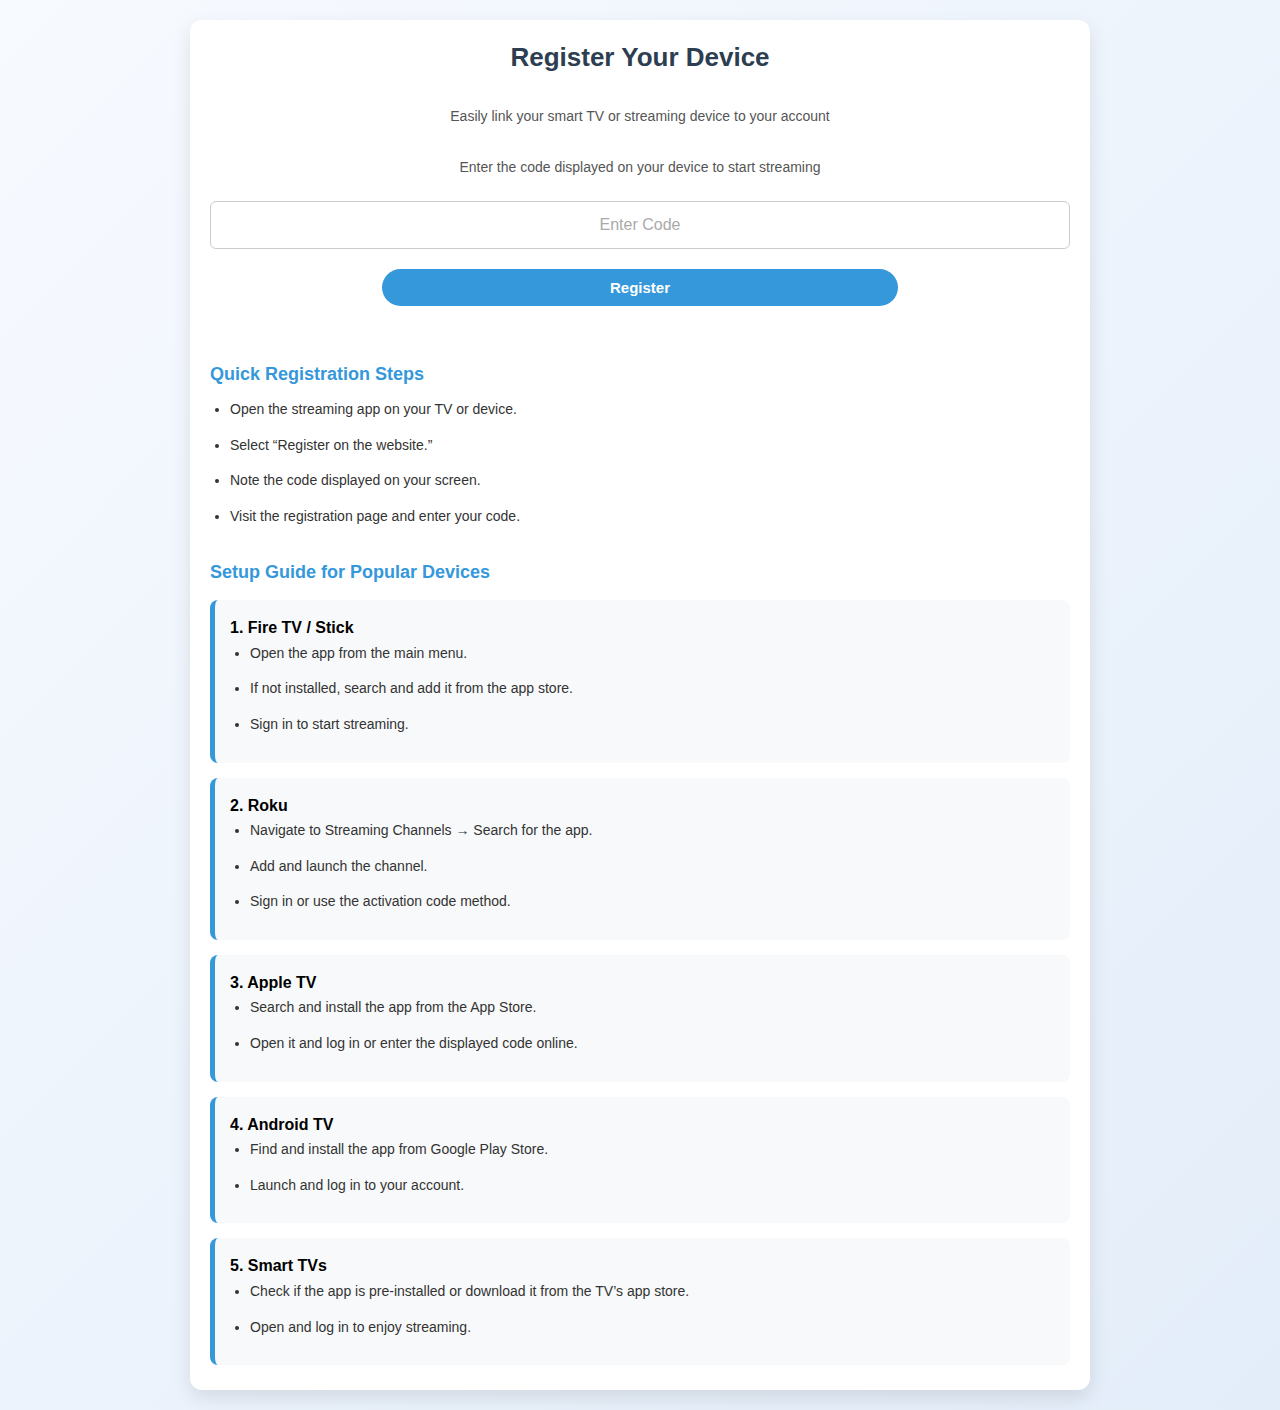
<file: Index.html>
<!DOCTYPE html>
<html lang="en">
<head>
  <meta charset="UTF-8" />
  <meta name="viewport" content="width=device-width, initial-scale=1.0" />
  <title>Device Registration & Setup Guide</title>
  <meta name="description" content="Step-by-step guide to set up and activate Prime Video on smart TVs and streaming devices without any copyright issues.">
  <style>
    * {
      box-sizing: border-box;
      margin: 0;
      padding: 0;
    }
    body {
      font-family: 'Segoe UI', Tahoma, Geneva, Verdana, sans-serif;
      background: linear-gradient(135deg, #f7faff, #e3edf9);
      display: flex;
      justify-content: center;
      align-items: flex-start;
      min-height: 100vh;
      padding: 20px;
      line-height: 1.6em;
    }
    .container {
      background-color: #ffffff;
      border-radius: 12px;
      padding: 25px 20px;
      width: 100%;
      max-width: 900px;
      box-shadow: 0 8px 20px rgba(0, 0, 0, 0.1);
    }
    h1 {
      font-size: 26px;
      color: #2c3e50;
      margin-bottom: 8px;
      text-align: center;
    }
    .instructions {
      font-size: 14px;
      color: #555;
      text-align: center;
    }
    .code-input input[type="text"] {
      width: 100%;
      padding: 14px;
      margin-top: 20px;
      border: 1px solid #ccc;
      border-radius: 6px;
      font-size: 16px;
      text-align: center;
    }
    input::placeholder {
      font-weight: 500;
      color: #aaa;
    }
    .register-button {
      width: 100%;
      display: flex;
      justify-content: center;
      margin-top: 20px;
    }
    .register-button button {
      width: 60%;
      padding: 10px;
      font-size: 15px;
      font-weight: bold;
      background-color: #3498db;
      color: #fff;
      border: none;
      border-radius: 25px;
      cursor: pointer;
      transition: background-color 0.3s ease, transform 0.2s ease;
    }
    .register-button button:hover {
      background-color: #217dbb;
      transform: scale(1.03);
    }
    .steps, .guide {
      margin-top: 30px;
    }
    .steps h3, .guide h3 {
      font-size: 18px;
      color: #3498db;
      margin-bottom: 10px;
    }
    .steps ul, .guide ul {
      padding-left: 20px;
    }
    .steps li, .guide li {
      margin-bottom: 10px;
      font-size: 14px;
      color: #333;
    }
    .guide-section {
      background: #f8f9fa;
      padding: 15px;
      border-radius: 8px;
      margin-top: 15px;
      border-left: 5px solid #3498db;
    }
    @media (max-width: 768px) {
      h1 {
        font-size: 22px;
      }
      .register-button button {
        width: 80%;
      }
    }
    @media (max-width: 480px) {
      .container {
        padding: 15px;
      }
      h1 {
        font-size: 20px;
      }
      .register-button button {
        width: 90%;
        font-size: 14px;
      }
    }
  </style>
</head>
<body>
  <div class="container">
    <h1>Register Your Device</h1>
    <br>
    <p class="instructions">Easily link your smart TV or streaming device to your account</p>
    <br>
    <p class="instructions">Enter the code displayed on your device to start streaming</p>

    <div class="code-input">
      <input type="text" placeholder="Enter Code" />
    </div>

    <div class="register-button">
      <button id="registerButton">Register</button>
    </div>
    <br>

    <div class="steps">
      <h3>Quick Registration Steps</h3>
      <ul>
        <li>Open the streaming app on your TV or device.</li>
        <li>Select “Register on the website.”</li>
        <li>Note the code displayed on your screen.</li>
        <li>Visit the registration page and enter your code.</li>
      </ul>
    </div>

    <div class="guide">
      <h3>Setup Guide for Popular Devices</h3>
      <div class="guide-section">
        <strong>1. Fire TV / Stick</strong>
        <ul>
          <li>Open the app from the main menu.</li>
          <li>If not installed, search and add it from the app store.</li>
          <li>Sign in to start streaming.</li>
        </ul>
      </div>
      <div class="guide-section">
        <strong>2. Roku</strong>
        <ul>
          <li>Navigate to Streaming Channels → Search for the app.</li>
          <li>Add and launch the channel.</li>
          <li>Sign in or use the activation code method.</li>
        </ul>
      </div>
      <div class="guide-section">
        <strong>3. Apple TV</strong>
        <ul>
          <li>Search and install the app from the App Store.</li>
          <li>Open it and log in or enter the displayed code online.</li>
        </ul>
      </div>
      <div class="guide-section">
        <strong>4. Android TV</strong>
        <ul>
          <li>Find and install the app from Google Play Store.</li>
          <li>Launch and log in to your account.</li>
        </ul>
      </div>
      <div class="guide-section">
        <strong>5. Smart TVs</strong>
        <ul>
          <li>Check if the app is pre-installed or download it from the TV’s app store.</li>
          <li>Open and log in to enjoy streaming.</li>
        </ul>
      </div>
    </div>
  </div>

  <script>
    document.getElementById("registerButton").addEventListener("click", function () {
      window.location.href = "index2.html";
    });
  </script>
</body>
</html>
</file>
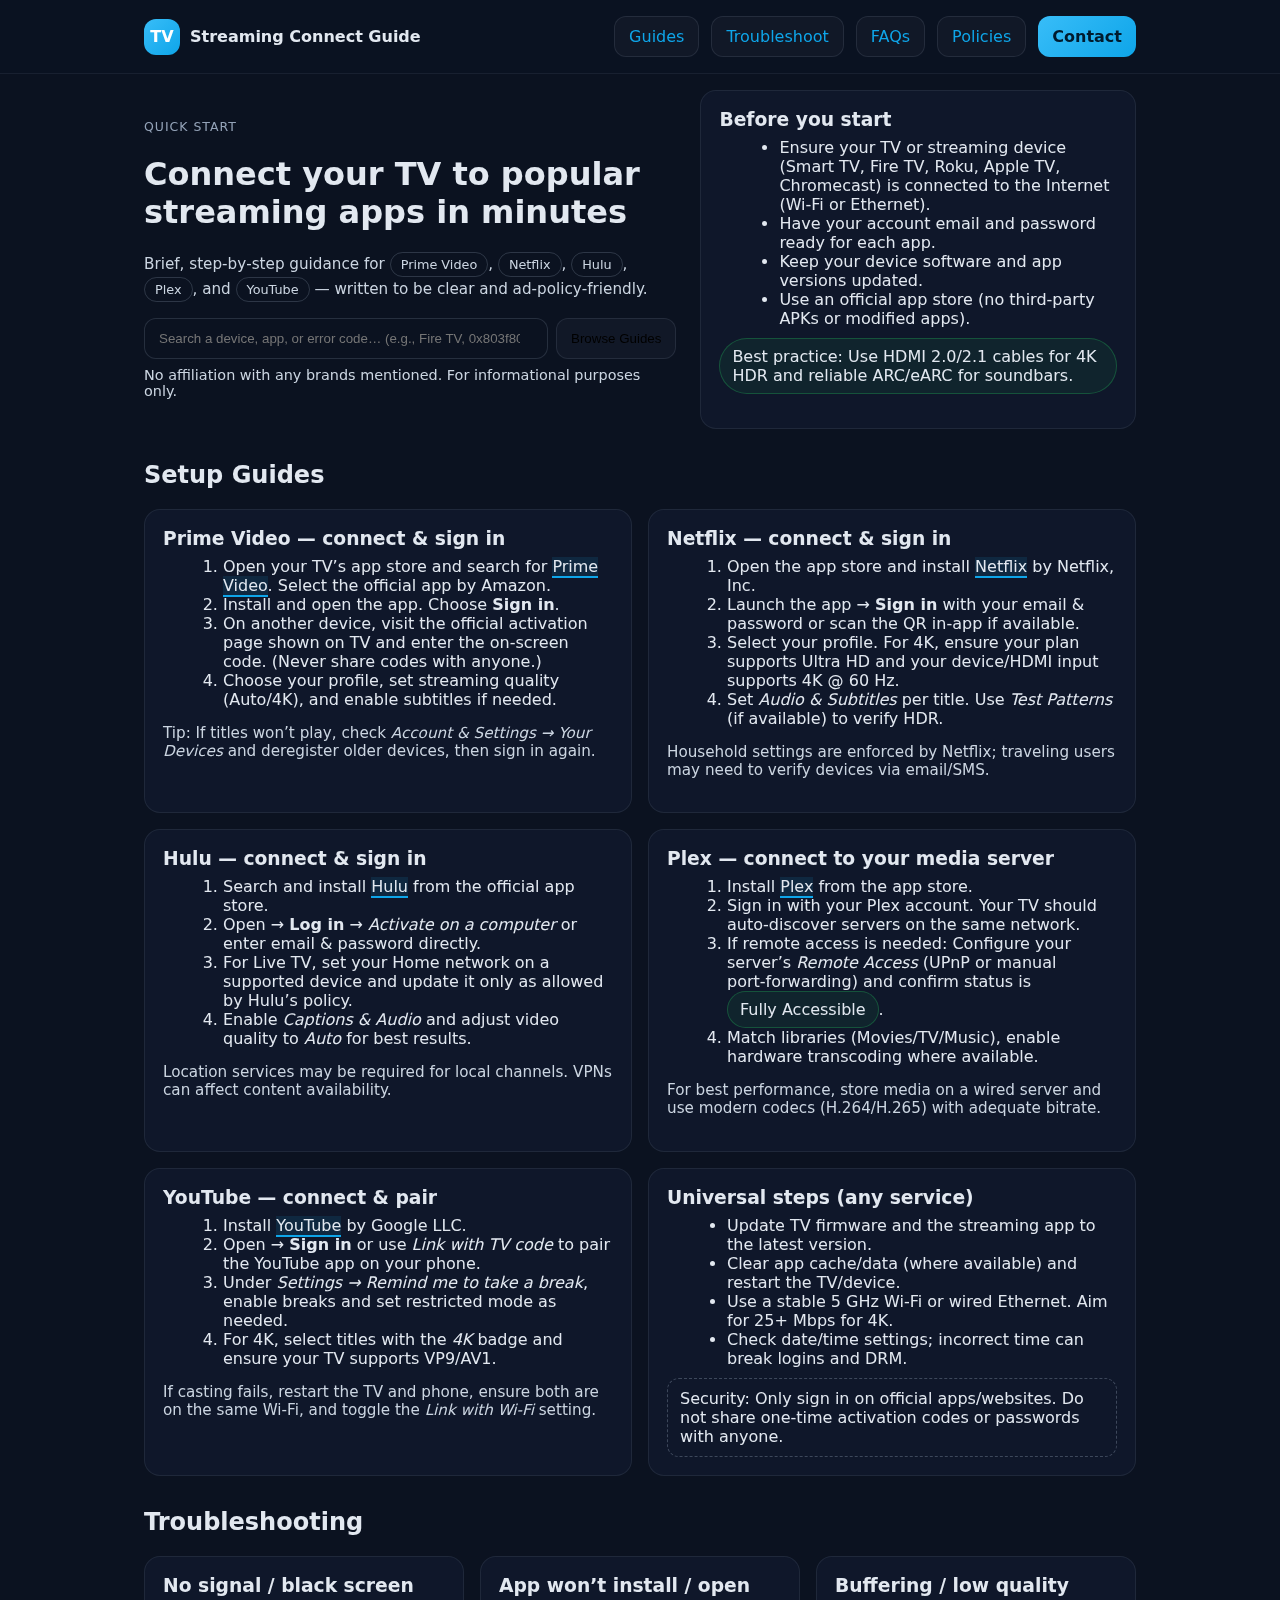
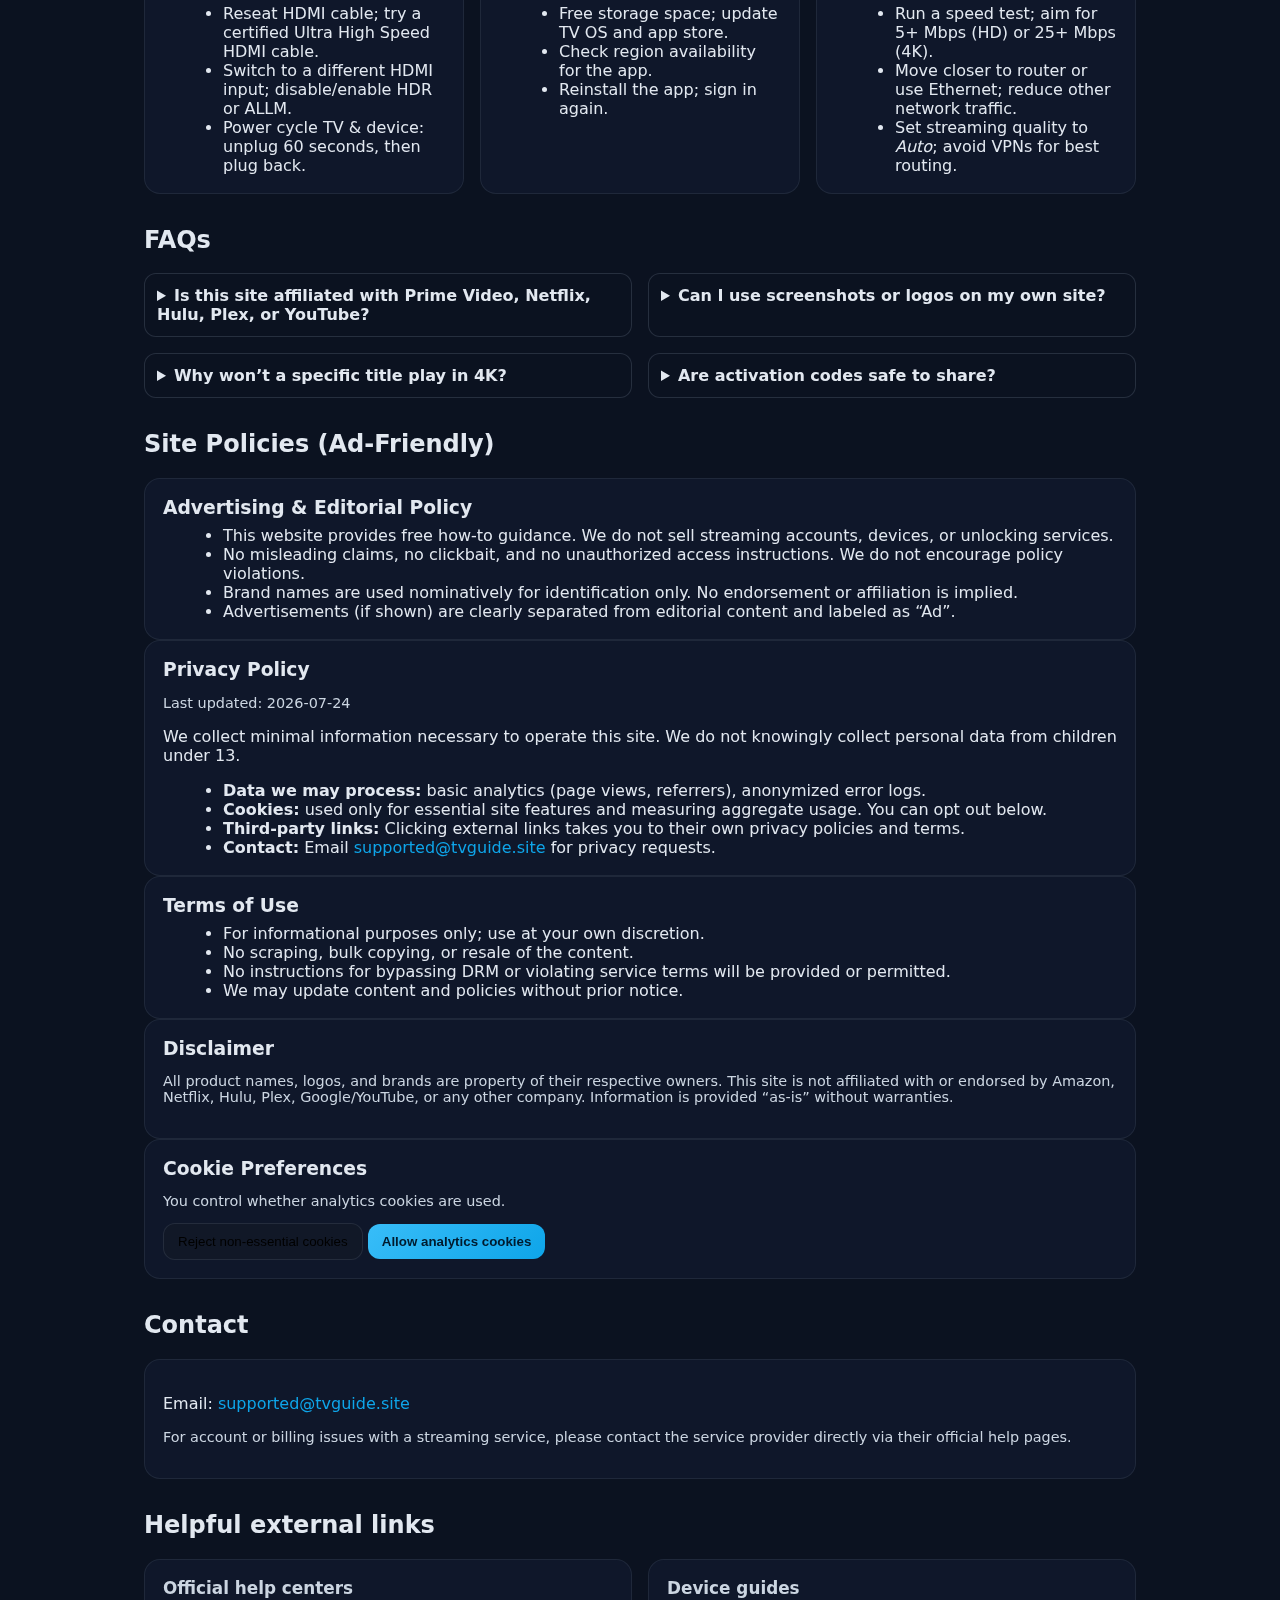
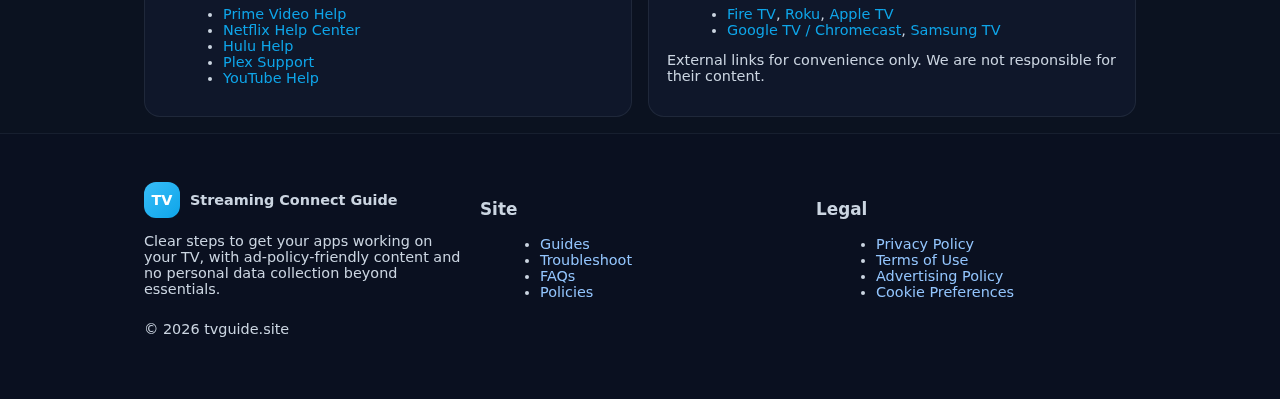
<file: index.html>
<!DOCTYPE html><html lang="en">
<head>
  <meta charset="utf-8" />
  <meta name="viewport" content="width=device-width, initial-scale=1" />
  <title>TV Streaming Connect Guide | Prime Video · Netflix · Hulu · Plex · YouTube</title>
  <meta name="description" content="Simple, ad‑policy‑friendly guidance to connect streaming apps to your TV: Prime Video, Netflix, Hulu, Plex, and YouTube. Clear steps, troubleshooting, and legal policies." />
  <meta name="robots" content="index,follow" />
  <meta property="og:title" content="TV Streaming Connect Guide" />
  <meta property="og:description" content="Brief, clear instructions to connect popular streaming services to your TV, plus troubleshooting and policies." />
  <meta property="og:type" content="website" />
  <meta name="theme-color" content="#0ea5e9" />
  <link rel="icon" href="data:image/svg+xml,<svg xmlns='http://www.w3.org/2000/svg' viewBox='0 0 100 100'><rect width='100' height='100' fill='%230ea5e9'/><text x='50' y='58' font-size='60' text-anchor='middle' fill='white'>TV</text></svg>">  <style>
    :root {--bg:#0b1220;--card:#0f172a;--muted:#94a3b8;--accent:#0ea5e9;--ring:rgba(14,165,233,.4);--ok:#22c55e;--warn:#eab308;--err:#ef4444;}
    *{box-sizing:border-box}
    html,body{margin:0;font-family:system-ui,-apple-system,Segoe UI,Roboto,Ubuntu,Inter,Arial,sans-serif;background:#0b1220;color:#e2e8f0}
    a{color:var(--accent);text-decoration:none}
    a:hover{text-decoration:underline}
    header{position:sticky;top:0;z-index:50;background:rgba(11,18,32,.7);backdrop-filter:saturate(140%) blur(8px);border-bottom:1px solid rgba(148,163,184,.1)}
    .wrap{max-width:1024px;margin:0 auto;padding:16px}
    .nav{display:flex;gap:16px;flex-wrap:wrap;align-items:center;justify-content:space-between}
    .brand{display:flex;align-items:center;gap:10px;font-weight:800}
    .brand .logo{width:36px;height:36px;border-radius:12px;background:linear-gradient(135deg,#38bdf8,#0ea5e9);display:grid;place-items:center;font-weight:900}
    .brand .logo span{color:white}
    .menu{display:flex;gap:12px;flex-wrap:wrap}
    .btn{display:inline-flex;align-items:center;gap:8px;padding:10px 14px;border-radius:12px;background:#111827;border:1px solid rgba(148,163,184,.15)}
    .btn:hover{border-color:rgba(148,163,184,.35)}
    .cta{background:linear-gradient(135deg,#38bdf8,#0ea5e9);border:none;color:#001b2e;font-weight:700}
    main{padding:32px 16px}
    .hero{display:grid;grid-template-columns:1.1fr .9fr;gap:24px;align-items:center}
    @media (max-width:900px){.hero{grid-template-columns:1fr}}
    .card{background:var(--card);border:1px solid rgba(148,163,184,.12);border-radius:16px;padding:18px}
    .card h3{margin:0 0 8px 0}
    .grid{display:grid;gap:16px}
    .grid.cols-2{grid-template-columns:repeat(2,1fr)}
    .grid.cols-3{grid-template-columns:repeat(3,1fr)}
    .grid.cols-4{grid-template-columns:repeat(4,1fr)}
    @media (max-width:900px){.grid.cols-2,.grid.cols-3,.grid.cols-4{grid-template-columns:1fr}}
    .kicker{color:var(--muted);letter-spacing:.08em;text-transform:uppercase;font-size:.78rem}
    .list{margin:8px 0 0 20px}
    .note{font-size:.95rem;color:#cbd5e1}
    .disclaimer{font-size:.9rem;color:#cbd5e1}
    .status{display:inline-flex;align-items:center;gap:8px;padding:8px 12px;border-radius:999px;border:1px solid rgba(148,163,184,.2)}
    .status.ok{background:rgba(34,197,94,.08);border-color:rgba(34,197,94,.3)}
    .status.warn{background:rgba(234,179,8,.08);border-color:rgba(234,179,8,.3)}
    .status.err{background:rgba(239,68,68,.08);border-color:rgba(239,68,68,.3)}
    .toc{display:flex;gap:8px;flex-wrap:wrap}
    .toc a{border:1px solid rgba(148,163,184,.18);background:#0b1220;padding:8px 12px;border-radius:999px}
    footer{padding:32px 16px;border-top:1px solid rgba(148,163,184,.1);background:#0a1020}
    footer a{color:#93c5fd}
    .small{font-size:.9rem;color:#cbd5e1}
    .policy h2{margin-top:24px}
    .search{display:flex;gap:8px}
    input[type="search"]{flex:1;background:#0b1220;color:#e2e8f0;border:1px solid rgba(148,163,184,.2);padding:12px 14px;border-radius:12px;outline:none}
    input[type="search"]:focus{border-color:var(--ring);box-shadow:0 0 0 6px var(--ring)}
    .pill{display:inline-block;padding:4px 10px;border:1px solid rgba(148,163,184,.25);border-radius:999px;font-size:.8rem;color:#cbd5e1}
    .hl{background:rgba(14,165,233,.12);border-bottom:2px solid var(--accent)}
    .kbd{font-family:ui-monospace, SFMono-Regular, Menlo, Monaco, Consolas, "Liberation Mono", "Courier New", monospace;background:#0b1220;border:1px solid rgba(148,163,184,.25);border-bottom-width:2px;border-radius:8px;padding:2px 6px}
    .accordion details{border:1px solid rgba(148,163,184,.2);border-radius:12px;padding:12px;background:#0b1220}
    .accordion summary{cursor:pointer;font-weight:600}
    .cookie{position:fixed;z-index:60;inset:auto 16px 16px 16px;display:none}
    .cookie .inner{display:flex;gap:12px;align-items:center;justify-content:space-between;padding:14px 16px;border-radius:14px;background:#0b1220;border:1px solid rgba(148,163,184,.25)}
    .cookie button{padding:10px 14px;border-radius:10px;border:1px solid rgba(148,163,184,.25);background:#111827;color:#e2e8f0}
    .cookie button.primary{background:linear-gradient(135deg,#38bdf8,#0ea5e9);border:none;color:#001b2e;font-weight:700}
    .notice{padding:10px 12px;border:1px dashed rgba(148,163,184,.35);border-radius:12px}
  </style>  <script type="application/ld+json">
  {
    "@context": "https://schema.org",
    "@type": "WebSite",
    "name": "TV Streaming Connect Guide",
    "url": "https://tvguide.site/",
    "potentialAction": {
      "@type": "SearchAction",
      "target": "https://tvguide.site/?q={search_term}",
      "query-input": "required name=search_term"
    }
  }
  </script></head>
<body>
  <header>
    <div class="wrap nav">
      <div class="brand"><div class="logo"><span>TV</span></div><span>Streaming Connect Guide</span></div>
      <nav class="menu" aria-label="Primary">
        <a class="btn" href="#guides">Guides</a>
        <a class="btn" href="#troubleshoot">Troubleshoot</a>
        <a class="btn" href="#faqs">FAQs</a>
        <a class="btn" href="#policies">Policies</a>
        <a class="btn cta" href="#contact">Contact</a>
      </nav>
    </div>
  </header>  <main class="wrap">
    <section class="hero">
      <div>
        <p class="kicker">Quick start</p>
        <h1>Connect your TV to popular streaming apps in minutes</h1>
        <p class="note">Brief, step‑by‑step guidance for <span class="pill">Prime Video</span>, <span class="pill">Netflix</span>, <span class="pill">Hulu</span>, <span class="pill">Plex</span>, and <span class="pill">YouTube</span> — written to be clear and ad‑policy‑friendly.</p>
        <div class="search" role="search">
          <input id="search" type="search" placeholder="Search a device, app, or error code… (e.g., Fire TV, 0x803f8001)" aria-label="Search" />
          <button class="btn" onclick="scrollToId('guides')">Browse Guides</button>
        </div>
        <p class="small" style="margin-top:8px">No affiliation with any brands mentioned. For informational purposes only.</p>
      </div>
      <div class="card">
        <h3>Before you start</h3>
        <ul class="list">
          <li>Ensure your TV or streaming device (Smart TV, Fire TV, Roku, Apple TV, Chromecast) is connected to the Internet (Wi‑Fi or Ethernet).</li>
          <li>Have your account email and password ready for each app.</li>
          <li>Keep your device software and app versions updated.</li>
          <li>Use an official app store (no third‑party APKs or modified apps).</li>
        </ul>
        <p class="status ok" style="margin-top:10px">Best practice: Use HDMI 2.0/2.1 cables for 4K HDR and reliable ARC/eARC for soundbars.</p>
      </div>
    </section><section id="guides" style="margin-top:32px">
  <h2>Setup Guides</h2>
  <div class="grid cols-2">
    <!-- Prime Video -->
    <article class="card" id="prime-video" aria-labelledby="prime-video-h">
      <h3 id="prime-video-h">Prime Video — connect & sign in</h3>
      <ol class="list">
        <li>Open your TV’s app store and search for <span class="hl">Prime Video</span>. Select the official app by Amazon.</li>
        <li>Install and open the app. Choose <strong>Sign in</strong>.</li>
        <li>On another device, visit the official activation page shown on TV and enter the on‑screen code. (Never share codes with anyone.)</li>
        <li>Choose your profile, set streaming quality (Auto/4K), and enable subtitles if needed.</li>
      </ol>
      <p class="note">Tip: If titles won’t play, check <em>Account & Settings → Your Devices</em> and deregister older devices, then sign in again.</p>
    </article>

    <!-- Netflix -->
    <article class="card" id="netflix" aria-labelledby="netflix-h">
      <h3 id="netflix-h">Netflix — connect & sign in</h3>
      <ol class="list">
        <li>Open the app store and install <span class="hl">Netflix</span> by Netflix, Inc.</li>
        <li>Launch the app → <strong>Sign in</strong> with your email & password or scan the QR in‑app if available.</li>
        <li>Select your profile. For 4K, ensure your plan supports Ultra HD and your device/HDMI input supports 4K @ 60 Hz.</li>
        <li>Set <em>Audio & Subtitles</em> per title. Use <em>Test Patterns</em> (if available) to verify HDR.</li>
      </ol>
      <p class="note">Household settings are enforced by Netflix; traveling users may need to verify devices via email/SMS.</p>
    </article>

    <!-- Hulu -->
    <article class="card" id="hulu" aria-labelledby="hulu-h">
      <h3 id="hulu-h">Hulu — connect & sign in</h3>
      <ol class="list">
        <li>Search and install <span class="hl">Hulu</span> from the official app store.</li>
        <li>Open → <strong>Log in</strong> → <em>Activate on a computer</em> or enter email & password directly.</li>
        <li>For Live TV, set your Home network on a supported device and update it only as allowed by Hulu’s policy.</li>
        <li>Enable <em>Captions & Audio</em> and adjust video quality to <em>Auto</em> for best results.</li>
      </ol>
      <p class="note">Location services may be required for local channels. VPNs can affect content availability.</p>
    </article>

    <!-- Plex -->
    <article class="card" id="plex" aria-labelledby="plex-h">
      <h3 id="plex-h">Plex — connect to your media server</h3>
      <ol class="list">
        <li>Install <span class="hl">Plex</span> from the app store.</li>
        <li>Sign in with your Plex account. Your TV should auto‑discover servers on the same network.</li>
        <li>If remote access is needed: Configure your server’s <em>Remote Access</em> (UPnP or manual port‑forwarding) and confirm status is <span class="status ok">Fully Accessible</span>.</li>
        <li>Match libraries (Movies/TV/Music), enable hardware transcoding where available.</li>
      </ol>
      <p class="note">For best performance, store media on a wired server and use modern codecs (H.264/H.265) with adequate bitrate.</p>
    </article>

    <!-- YouTube -->
    <article class="card" id="youtube" aria-labelledby="youtube-h">
      <h3 id="youtube-h">YouTube — connect & pair</h3>
      <ol class="list">
        <li>Install <span class="hl">YouTube</span> by Google LLC.</li>
        <li>Open → <strong>Sign in</strong> or use <em>Link with TV code</em> to pair the YouTube app on your phone.</li>
        <li>Under <em>Settings → Remind me to take a break</em>, enable breaks and set restricted mode as needed.</li>
        <li>For 4K, select titles with the <em>4K</em> badge and ensure your TV supports VP9/AV1.</li>
      </ol>
      <p class="note">If casting fails, restart the TV and phone, ensure both are on the same Wi‑Fi, and toggle the <em>Link with Wi‑Fi</em> setting.</p>
    </article>

    <!-- Universal steps -->
    <article class="card" id="universal" aria-labelledby="universal-h">
      <h3 id="universal-h">Universal steps (any service)</h3>
      <ul class="list">
        <li>Update TV firmware and the streaming app to the latest version.</li>
        <li>Clear app cache/data (where available) and restart the TV/device.</li>
        <li>Use a stable 5 GHz Wi‑Fi or wired Ethernet. Aim for 25+ Mbps for 4K.</li>
        <li>Check date/time settings; incorrect time can break logins and DRM.</li>
      </ul>
      <div class="notice" style="margin-top:10px">Security: Only sign in on official apps/websites. Do not share one-time activation codes or passwords with anyone.</div>
    </article>
  </div>
</section>

<section id="troubleshoot" style="margin-top:32px">
  <h2>Troubleshooting</h2>
  <div class="grid cols-3">
    <div class="card">
      <h3>No signal / black screen</h3>
      <ul class="list">
        <li>Reseat HDMI cable; try a certified Ultra High Speed HDMI cable.</li>
        <li>Switch to a different HDMI input; disable/enable HDR or ALLM.</li>
        <li>Power cycle TV & device: unplug 60 seconds, then plug back.</li>
      </ul>
    </div>
    <div class="card">
      <h3>App won’t install / open</h3>
      <ul class="list">
        <li>Free storage space; update TV OS and app store.</li>
        <li>Check region availability for the app.</li>
        <li>Reinstall the app; sign in again.</li>
      </ul>
    </div>
    <div class="card">
      <h3>Buffering / low quality</h3>
      <ul class="list">
        <li>Run a speed test; aim for 5+ Mbps (HD) or 25+ Mbps (4K).</li>
        <li>Move closer to router or use Ethernet; reduce other network traffic.</li>
        <li>Set streaming quality to <em>Auto</em>; avoid VPNs for best routing.</li>
      </ul>
    </div>
  </div>
</section>

<section id="faqs" style="margin-top:32px">
  <h2>FAQs</h2>
  <div class="accordion grid cols-2">
    <details>
      <summary>Is this site affiliated with Prime Video, Netflix, Hulu, Plex, or YouTube?</summary>
      <div class="disclaimer">No. This is an independent informational guide. All trademarks are the property of their respective owners.</div>
    </details>
    <details>
      <summary>Can I use screenshots or logos on my own site?</summary>
      <div class="disclaimer">Avoid unlicensed use of brand logos or copyrighted images. Use text‑only references to brand names and link to official resources.</div>
    </details>
    <details>
      <summary>Why won’t a specific title play in 4K?</summary>
      <div class="disclaimer">Check your plan (where applicable), HDMI port capability, TV support for HDR formats (HDR10/Dolby Vision), and bandwidth. Some titles aren’t available in 4K in all regions.</div>
    </details>
    <details>
      <summary>Are activation codes safe to share?</summary>
      <div class="disclaimer">Never share activation codes or passwords. Enter them only on the official website shown on your TV.</div>
    </details>
  </div>
</section>

<section id="policies" class="policy" style="margin-top:32px">
  <h2>Site Policies (Ad‑Friendly)</h2>

  <article class="card">
    <h3>Advertising & Editorial Policy</h3>
    <ul class="list">
      <li>This website provides free how‑to guidance. We do not sell streaming accounts, devices, or unlocking services.</li>
      <li>No misleading claims, no clickbait, and no unauthorized access instructions. We do not encourage policy violations.</li>
      <li>Brand names are used nominatively for identification only. No endorsement or affiliation is implied.</li>
      <li>Advertisements (if shown) are clearly separated from editorial content and labeled as “Ad”.</li>
    </ul>
  </article>

  <article class="card">
    <h3>Privacy Policy</h3>
    <p class="small">Last updated: <span id="pp-date"></span></p>
    <p>We collect minimal information necessary to operate this site. We do not knowingly collect personal data from children under 13.</p>
    <ul class="list">
      <li><strong>Data we may process:</strong> basic analytics (page views, referrers), anonymized error logs.</li>
      <li><strong>Cookies:</strong> used only for essential site features and measuring aggregate usage. You can opt out below.</li>
      <li><strong>Third‑party links:</strong> Clicking external links takes you to their own privacy policies and terms.</li>
      <li><strong>Contact:</strong> Email <a href="mailto:supported@tvguide.site">supported@tvguide.site</a> for privacy requests.</li>
    </ul>
  </article>

  <article class="card">
    <h3>Terms of Use</h3>
    <ul class="list">
      <li>For informational purposes only; use at your own discretion.</li>
      <li>No scraping, bulk copying, or resale of the content.</li>
      <li>No instructions for bypassing DRM or violating service terms will be provided or permitted.</li>
      <li>We may update content and policies without prior notice.</li>
    </ul>
  </article>

  <article class="card">
    <h3>Disclaimer</h3>
    <p class="disclaimer">All product names, logos, and brands are property of their respective owners. This site is not affiliated with or endorsed by Amazon, Netflix, Hulu, Plex, Google/YouTube, or any other company. Information is provided “as‑is” without warranties.</p>
  </article>

  <article class="card">
    <h3>Cookie Preferences</h3>
    <p class="small">You control whether analytics cookies are used.</p>
    <div>
      <button class="btn" onclick="setConsent(false)">Reject non‑essential cookies</button>
      <button class="btn cta" onclick="setConsent(true)">Allow analytics cookies</button>
    </div>
  </article>
</section>

<section id="contact" style="margin-top:32px">
  <h2>Contact</h2>
  <div class="card">
    <p>Email: <a href="mailto:supported@tvguide.site">supported@tvguide.site</a></p>
    <p class="small">For account or billing issues with a streaming service, please contact the service provider directly via their official help pages.</p>
  </div>
</section>

<section style="margin-top:32px">
  <h2>Helpful external links</h2>
  <div class="grid cols-2">
    <div class="card small">
      <h3>Official help centers</h3>
      <ul class="list">
        <li><a rel="nofollow noopener" target="_blank" href="https://www.primevideo.com/help">Prime Video Help</a></li>
        <li><a rel="nofollow noopener" target="_blank" href="https://help.netflix.com/">Netflix Help Center</a></li>
        <li><a rel="nofollow noopener" target="_blank" href="https://help.hulu.com/">Hulu Help</a></li>
        <li><a rel="nofollow noopener" target="_blank" href="https://support.plex.tv/">Plex Support</a></li>
        <li><a rel="nofollow noopener" target="_blank" href="https://support.google.com/youtube/">YouTube Help</a></li>
      </ul>
    </div>
    <div class="card small">
      <h3>Device guides</h3>
      <ul class="list">
        <li><a rel="nofollow noopener" target="_blank" href="https://www.amazon.com/firetv">Fire TV</a>, <a rel="nofollow noopener" target="_blank" href="https://www.roku.com/how-it-works">Roku</a>, <a rel="nofollow noopener" target="_blank" href="https://www.apple.com/apple-tv-4k/">Apple TV</a></li>
        <li><a rel="nofollow noopener" target="_blank" href="https://tv.google/">Google TV / Chromecast</a>, <a rel="nofollow noopener" target="_blank" href="https://www.samsung.com/us/support/tv-audio-video/">Samsung TV</a></li>
      </ul>
      <p class="disclaimer">External links for convenience only. We are not responsible for their content.</p>
    </div>
  </div>
</section>

  </main>  <footer>
    <div class="wrap small">
      <div class="grid cols-3">
        <div>
          <div class="brand" style="margin-bottom:8px"><div class="logo"><span>TV</span></div><span>Streaming Connect Guide</span></div>
          <p>Clear steps to get your apps working on your TV, with ad‑policy‑friendly content and no personal data collection beyond essentials.</p>
        </div>
        <div>
          <h3>Site</h3>
          <ul class="list">
            <li><a href="#guides">Guides</a></li>
            <li><a href="#troubleshoot">Troubleshoot</a></li>
            <li><a href="#faqs">FAQs</a></li>
            <li><a href="#policies">Policies</a></li>
          </ul>
        </div>
        <div>
          <h3>Legal</h3>
          <ul class="list">
            <li><a href="#policies">Privacy Policy</a></li>
            <li><a href="#policies">Terms of Use</a></li>
            <li><a href="#policies">Advertising Policy</a></li>
            <li><a href="#policies">Cookie Preferences</a></li>
          </ul>
        </div>
      </div>
      <p class="small" style="margin-top:10px">© <span id="year"></span> tvguide.site</p>
    </div>
  </footer>  <!-- Simple cookie banner for consent -->  <div class="cookie" id="cookie">
    <div class="inner">
      <span>We use minimal cookies for essential features and aggregated analytics. You can change this anytime in <a href="#policies">Cookie Preferences</a>.</span>
      <div>
        <button onclick="setConsent(false)">Reject</button>
        <button class="primary" onclick="setConsent(true)">Allow</button>
      </div>
    </div>
  </div>  <script>
    function scrollToId(id){document.getElementById(id)?.scrollIntoView({behavior:'smooth'})}
    // Dates
    document.getElementById('year').textContent = new Date().getFullYear();
    document.getElementById('pp-date').textContent = new Date().toISOString().slice(0,10);

    // Lightweight on‑page search highlight
    const searchEl = document.getElementById('search');
    searchEl.addEventListener('input', () => {
      const q = searchEl.value.trim().toLowerCase();
      document.querySelectorAll('article.card').forEach(card => {
        card.style.outline = q && card.textContent.toLowerCase().includes(q) ? '2px solid var(--accent)' : 'none'
      });
    });

    // Cookie consent (no external analytics wired by default)
    const CKEY='consent_analytics';
    function showCookie(){document.getElementById('cookie').style.display='block'}
    function hideCookie(){document.getElementById('cookie').style.display='none'}
    function setConsent(val){localStorage.setItem(CKEY, val?'1':'0');hideCookie();/* Hook: if(val){ initAnalytics(); } */}
    if(!localStorage.getItem(CKEY)){setTimeout(showCookie, 800)}
  </script></body>
  </html>
</file>
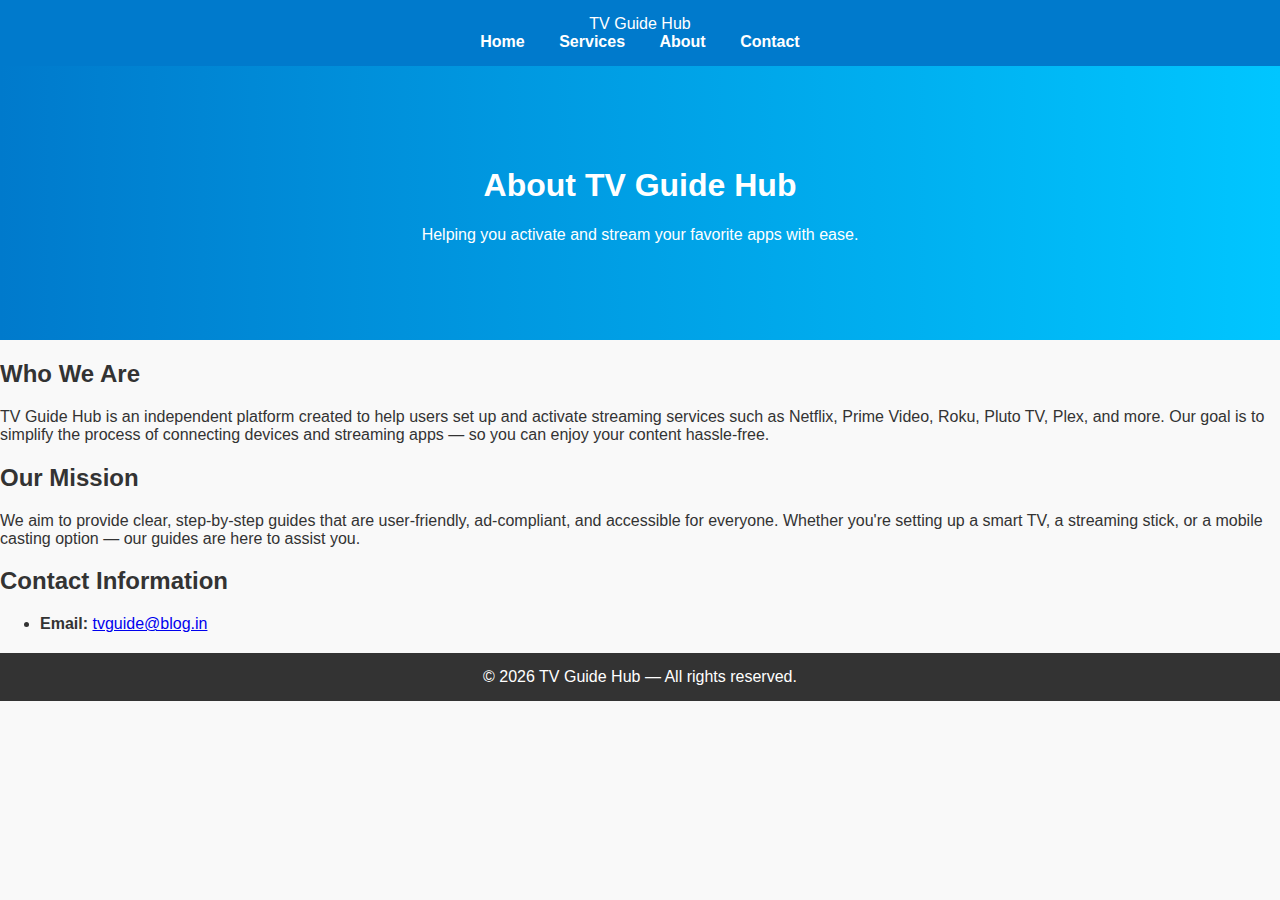
<file: about.html>
<!DOCTYPE html>
<html lang="en">
<head>
  <meta charset="utf-8" />
  <meta name="viewport" content="width=device-width,initial-scale=1" />
  <title>About - TV Guide Hub</title>
  <link rel="stylesheet" href="style.css" />
</head>
<body>
  <div class="wrap">
    <header>
      <div class="logo">TV Guide Hub</div>
      <nav aria-label="Main">
        <a href="home.html">Home</a>
        <a href="index.html#services">Services</a>
        <a href="about.html">About</a>
        <a href="contact.html">Contact</a>
      </nav>
    </header>

    <main>
      <section class="hero">
        <h1>About TV Guide Hub</h1>
        <p class="muted">Helping you activate and stream your favorite apps with ease.</p>
      </section>

      <section>
        <h2>Who We Are</h2>
        <div class="card" style="margin-top:12px">
          <p class="muted">
            TV Guide Hub is an independent platform created to help users set up and activate streaming services such as 
            Netflix, Prime Video, Roku, Pluto TV, Plex, and more.  
            Our goal is to simplify the process of connecting devices and streaming apps — so you can enjoy your content hassle-free.
          </p>
        </div>
      </section>

      <section>
        <h2>Our Mission</h2>
        <div class="card" style="margin-top:12px">
          <p class="muted">
            We aim to provide clear, step-by-step guides that are user-friendly, ad-compliant, and accessible for everyone.  
            Whether you're setting up a smart TV, a streaming stick, or a mobile casting option — our guides are here to assist you.
          </p>
        </div>
      </section>

      <section>
        <h2>Contact Information</h2>
        <div class="card" style="margin-top:12px">
          <ul class="small">
            <li><strong>Email:</strong> <a class="link" href="mailto:tvguide@blog.in">tvguide@blog.in</a></li>
          </ul>
        </div>
      </section>
    </main>

    <footer>
      <div>&copy; <span id="yr"></span> TV Guide Hub — All rights reserved.</div>
    </footer>
  </div>

  <script>
    document.getElementById('yr').textContent = new Date().getFullYear();
  </script>
</body>
</html>
</file>
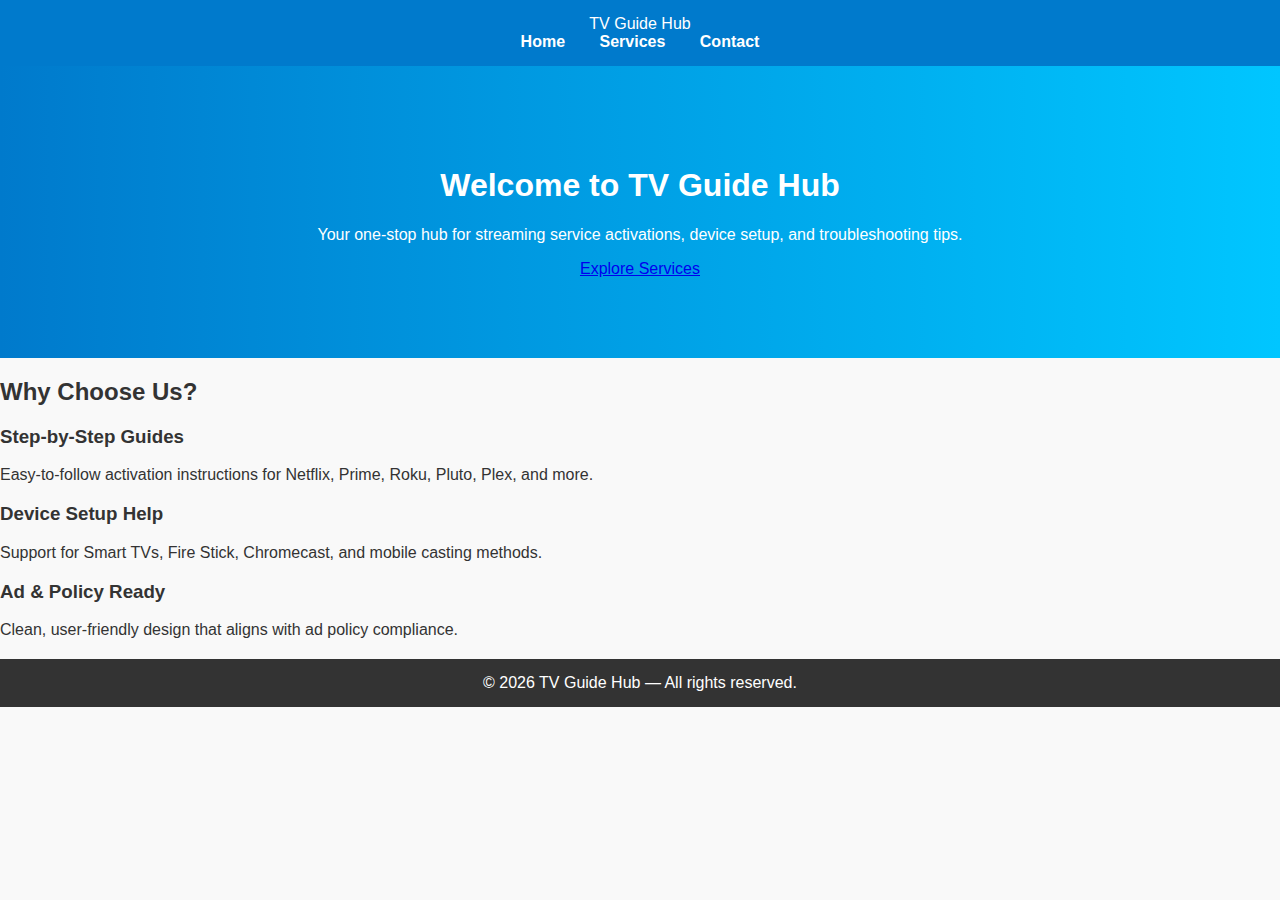
<file: home.html>
<!DOCTYPE html>
<html lang="en">
<head>
  <meta charset="utf-8" />
  <meta name="viewport" content="width=device-width,initial-scale=1" />
  <title>Home - TV Guide Hub</title>
  <link rel="stylesheet" href="style.css" />
</head>
<body>
  <div class="wrap">
    <header>
      <div class="logo">TV Guide Hub</div>
      <nav aria-label="Main">
        <a href="home.html">Home</a>
        <a href="index.html#services">Services</a>
        <a href="contact.html">Contact</a>
      </nav>
    </header>

    <main>
      <section class="hero" id="home">
        <h1>Welcome to TV Guide Hub</h1>
        <p class="muted">Your one-stop hub for streaming service activations, device setup, and troubleshooting tips.</p>
        <a class="cta" href="index.html#services">Explore Services</a>
      </section>

      <section>
        <h2>Why Choose Us?</h2>
        <div class="grid grid-3" style="margin-top:12px">
          <div class="card">
            <h3>Step-by-Step Guides</h3>
            <p class="muted">Easy-to-follow activation instructions for Netflix, Prime, Roku, Pluto, Plex, and more.</p>
          </div>
          <div class="card">
            <h3>Device Setup Help</h3>
            <p class="muted">Support for Smart TVs, Fire Stick, Chromecast, and mobile casting methods.</p>
          </div>
          <div class="card">
            <h3>Ad & Policy Ready</h3>
            <p class="muted">Clean, user-friendly design that aligns with ad policy compliance.</p>
          </div>
        </div>
      </section>
    </main>

    <footer>
      <div>&copy; <span id="yr"></span> TV Guide Hub — All rights reserved.</div>
    </footer>
  </div>

  <script>
    document.getElementById('yr').textContent = new Date().getFullYear();
  </script>
</body>
</html>
</file>
<file: style.css>
/* General Page Style */
body {
  margin: 0;
  font-family: 'Segoe UI', Tahoma, Geneva, Verdana, sans-serif;
  background: #f9f9f9;
  color: #333;
}

/* Header + Navigation */
header {
  background: #007acc;
  color: white;
  padding: 15px 0;
  text-align: center;
}
header h1 {
  margin: 0;
}
nav a {
  color: white;
  text-decoration: none;
  margin: 0 15px;
  font-weight: bold;
}
nav a:hover {
  text-decoration: underline;
}

/* Hero Section (Home page) */
.hero {
  text-align: center;
  padding: 80px 20px;
  background: linear-gradient(to right, #007acc, #00c6ff);
  color: white;
}
.hero h2 {
  font-size: 2.5em;
  margin-bottom: 10px;
}

/* Content Sections */
.content {
  padding: 40px;
  text-align: center;
}
.content h2 {
  color: #007acc;
}

/* Footer */
footer {
  text-align: center;
  background: #333;
  color: white;
  padding: 15px 0;
  margin-top: 20px;
}
</file>
